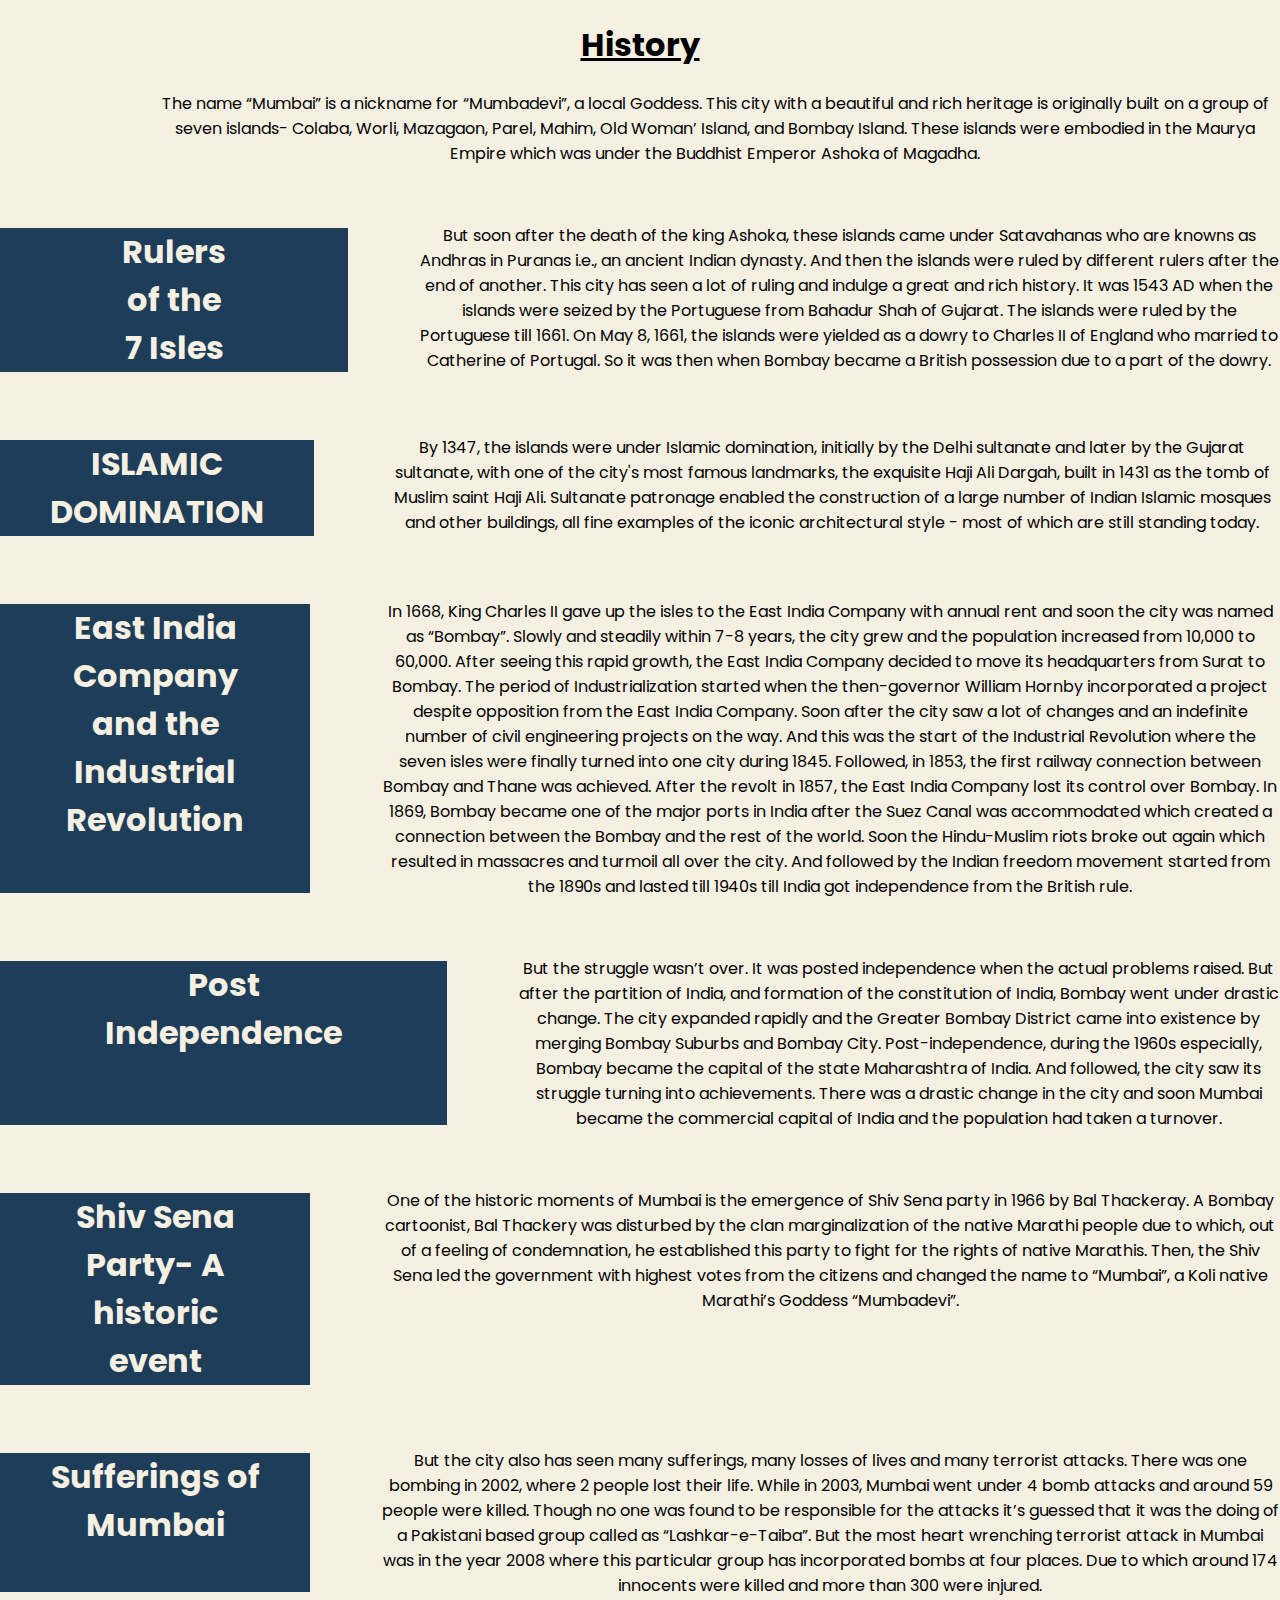
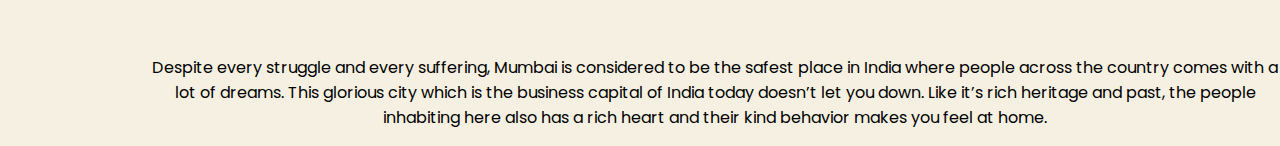
<file: history.html>
<!DOCTYPE html>
<html lang="en">

    <head>
        <meta charset="UTF-8">
        <meta http-equiv="X-UA-Compatible" content="IE=edge">
        <meta name="viewport" content="width=device-width, initial-scale=1.0">
        <title>Document</title>
        <style>
            @import url('https://fonts.googleapis.com/css2?family=Poppins:wght@200;300;400;500;600;700;800&display=swap');

            .header {
                text-align: center;
            }

            body {
                margin: 0;
            }

            * {
                font-family: 'Poppins', sans-serif;
                background-color: #f5f0e1;
            }

            .event {
                display: flex;
                justify-content: flex-start;
            }

            .event p {
                max-width: 900px;
                padding-left: 70px;
            }

            .event h1 {
                max-width: 350px;
                color: #f5f0e1;
                background-color: #1e3d59;
            }

            .firstevent {
                padding-left: 122px;
                padding-right: 122px;
            }

            .fourthevent {
                padding-left: 105px;
                padding-right: 105px;
            }

            .secondevent,
            .thirdevent,
            .fifthevent,
            .sixthevent {
                padding-left: 50px;
                padding-right: 50px;
            }
        </style>
    </head>

    <body>
        <div class="header">
            <h1 style="text-decoration: underline;">History</h1>
            <p style="max-width: 1200px; padding-left: 150px;">The name “Mumbai” is a nickname for “Mumbadevi”, a local
                Goddess. This city
                with a beautiful and rich
                heritage is originally built on a group of seven islands- Colaba, Worli, Mazagaon, Parel, Mahim, Old
                Woman’ Island, and Bombay Island. These islands were embodied in the Maurya Empire which was under the
                Buddhist Emperor Ashoka of Magadha. </p>
            <br>
            <div class="timeline">
                <div class="event">
                    <h1 class="firstevent">Rulers of the<br>7 Isles</h1>
                    <p>But soon after the death of the king Ashoka, these islands came under Satavahanas who are
                        knowns
                        as Andhras in Puranas i.e., an ancient Indian dynasty. And then the islands were ruled by
                        different rulers after the end of another. This city has seen a lot of ruling and indulge a
                        great and rich history.

                        It was 1543 AD when the islands were seized by the Portuguese from Bahadur Shah of Gujarat.
                        The
                        islands were ruled by the Portuguese till 1661. On May 8, 1661, the islands were yielded as
                        a
                        dowry to Charles II of England who married to Catherine of Portugal. So it was then when
                        Bombay
                        became a British possession due to a part of the dowry.</p>
                </div>
                <br>
                <div class="event">
                    <h1 class="secondevent">ISLAMIC DOMINATION</h1>
                    <p>By 1347, the islands were under Islamic domination, initially by the Delhi sultanate and
                        later by
                        the Gujarat sultanate, with one of the city's most famous landmarks, the exquisite Haji Ali
                        Dargah, built in 1431 as the tomb of Muslim saint Haji Ali. Sultanate patronage enabled the
                        construction of a large number of Indian Islamic mosques and other buildings, all fine
                        examples
                        of the iconic architectural style - most of which are still standing today.</p>
                </div>
                <br>
                <div class="event">
                    <h1 class="thirdevent">East India Company and the Industrial Revolution</h1>
                    <p>In 1668, King Charles II gave up the isles to the East India Company with annual rent and
                        soon
                        the city was named as “Bombay”. Slowly and steadily within 7-8 years, the city grew and the
                        population increased from 10,000 to 60,000. After seeing this rapid growth, the East India
                        Company decided to move its headquarters from Surat to Bombay.

                        The period of Industrialization started when the then-governor William Hornby incorporated a
                        project despite opposition from the East India Company. Soon after the city saw a lot of
                        changes
                        and an indefinite number of civil engineering projects on the way. And this was the start of
                        the
                        Industrial Revolution where the seven isles were finally turned into one city during 1845.
                        Followed, in 1853, the first railway connection between Bombay and Thane was achieved. After
                        the
                        revolt in 1857, the East India Company lost its control over Bombay.

                        In 1869, Bombay became one of the major ports in India after the Suez Canal was accommodated
                        which created a connection between the Bombay and the rest of the world.

                        Soon the Hindu-Muslim riots broke out again which resulted in massacres and turmoil all over
                        the
                        city. And followed by the Indian freedom movement started from the 1890s and lasted till
                        1940s
                        till India got independence from the British rule.</p>
                </div>
                <br>
                <div class="event">
                    <h1 class="fourthevent">Post <br> Independence</h1>
                    <p>But the struggle wasn’t over. It was posted independence when the actual problems raised. But
                        after the partition of India, and formation of the constitution of India, Bombay went under
                        drastic change. The city expanded rapidly and the Greater Bombay District came into
                        existence by
                        merging Bombay Suburbs and Bombay City.

                        Post-independence, during the 1960s especially, Bombay became the capital of the state
                        Maharashtra of India. And followed, the city saw its struggle turning into achievements.
                        There
                        was a drastic change in the city and soon Mumbai became the commercial capital of India and
                        the
                        population had taken a turnover. </p>
                </div>
                <br>
                <div class="event">
                    <h1 class="fifthevent">Shiv Sena Party- A historic event</h1>

                    <p>One of the historic moments of Mumbai is the emergence of Shiv Sena party in 1966 by Bal
                        Thackeray. A Bombay cartoonist, Bal Thackery was disturbed by the clan marginalization of
                        the
                        native Marathi people due to which, out of a feeling of condemnation, he established this
                        party
                        to fight for the rights of native Marathis.

                        Then, the Shiv Sena led the government with highest votes from the citizens and changed the
                        name
                        to “Mumbai”, a Koli native Marathi’s Goddess “Mumbadevi”.</p>
                </div>
                <br>
                <div class="event">
                    <h1 class="sixthevent">Sufferings of Mumbai</h1>
                    <p>But the city also has seen many sufferings, many losses of lives and many terrorist attacks.
                        There was one bombing in 2002, where 2 people lost their life. While in 2003, Mumbai went
                        under
                        4 bomb attacks and around 59 people were killed. Though no one was found to be responsible
                        for
                        the attacks it’s guessed that it was the doing of a Pakistani based group called as
                        “Lashkar-e-Taiba”. But the most heart wrenching terrorist attack in Mumbai was in the year
                        2008
                        where this particular group has incorporated bombs at four places. Due to which around 174
                        innocents were killed and more than 300 were injured.</p>
                </div>
                <br>
            </div>
            <p style="max-width: 1200px; padding-left: 150px;">Despite every struggle and every suffering, Mumbai is
                considered to be the safest place in India
                where people across the country comes with a lot of dreams. This glorious city which is the business
                capital of India today doesn’t let you down. Like it’s rich heritage and past, the people inhabiting
                here also has a rich heart and their kind behavior makes you feel at home.</p>

        </div>
    </body>

</html>
</file>
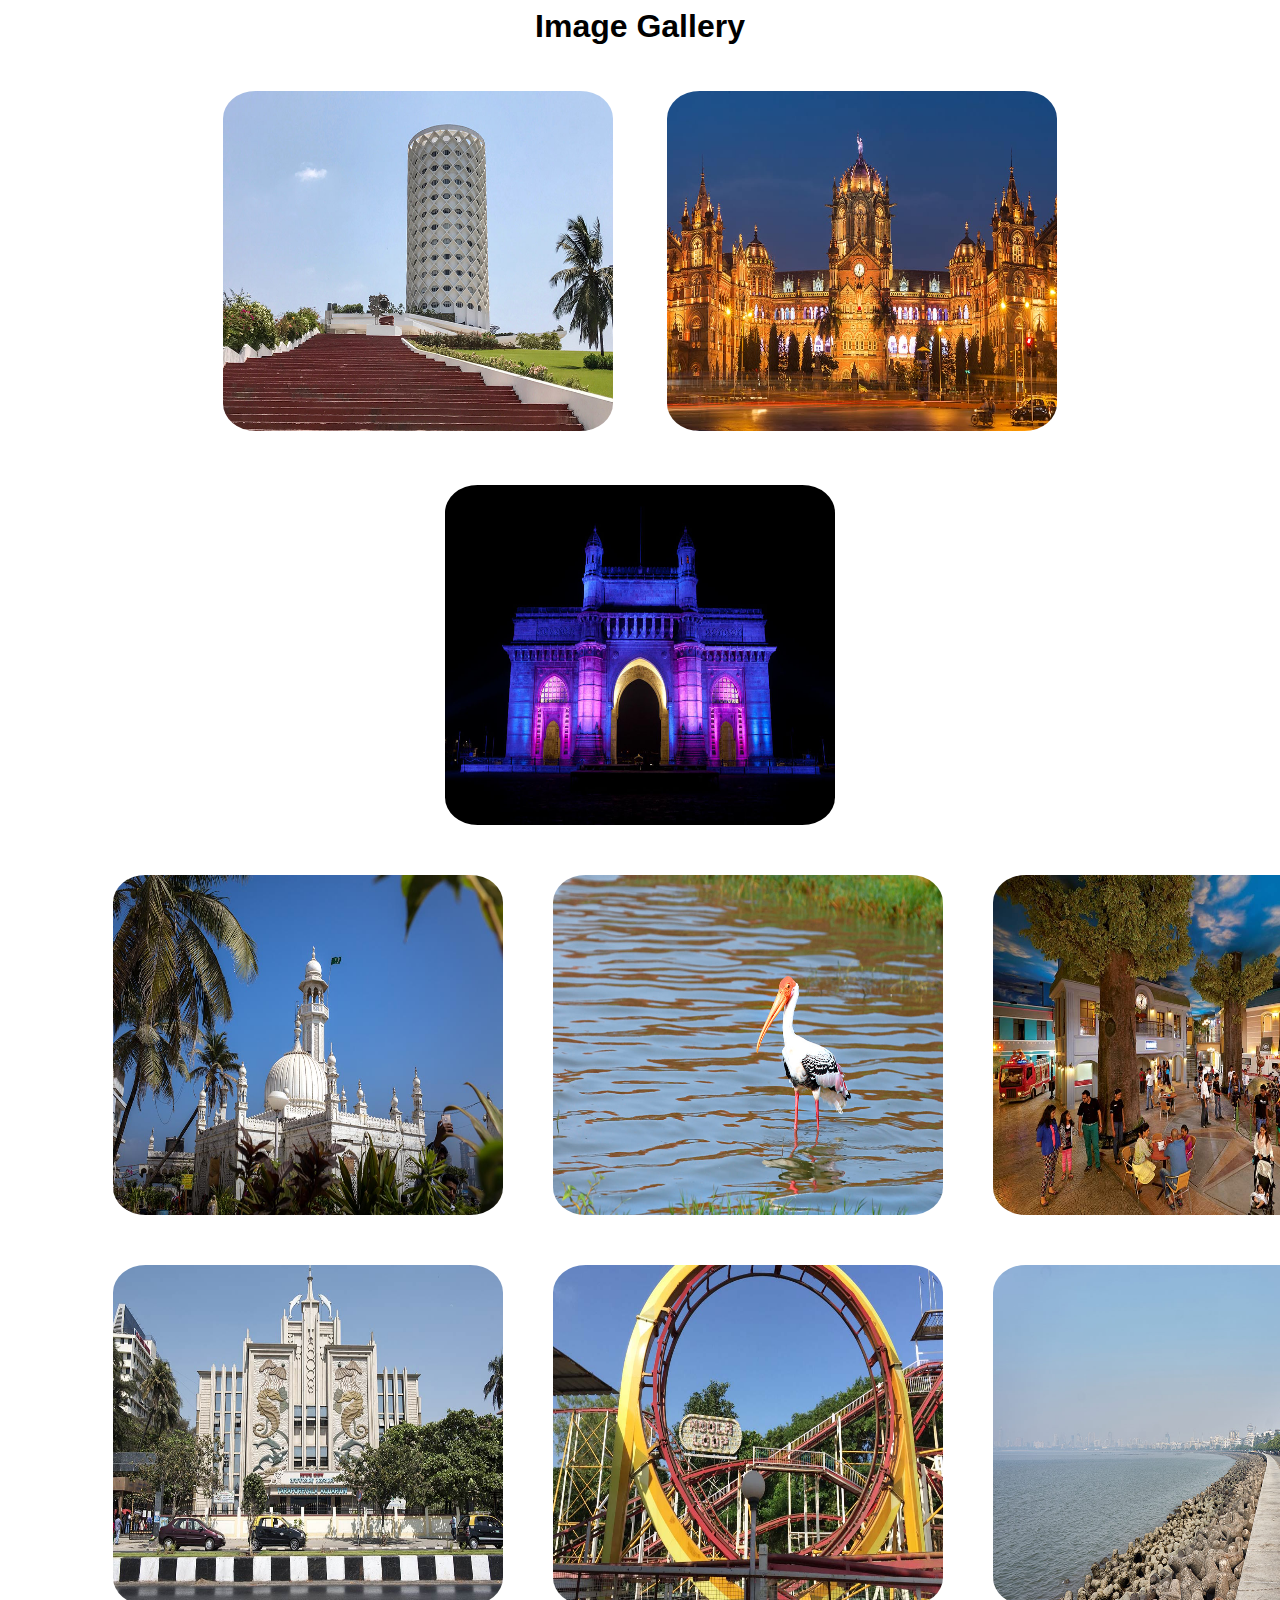
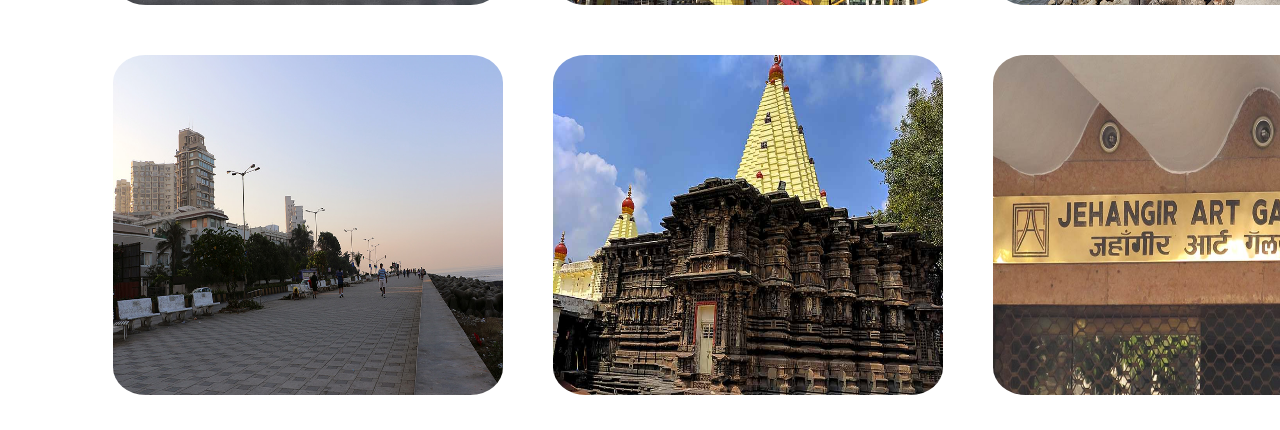
<file: image.html>
<html>
    <head>
        <title>Image gallery</title>
        <link rel="stylesheet" type="text/css" href="css/style.css">
        <link rel="stylesheet" type="text/css" href="css/lightbox.min.css">
        <script type="text/javascript" src="js/lightbox-plus-jquery.min.js">
        </script>
    </head>
    <body bgcolor="white">
      <center><h1>Image Gallery</h1></center>
        <div class="gallery">
            <div class="flexdiv">
        <center>
        <a class="popupimga" href="images/pic1-large.jpg" data-lightbox="mygallery" data-title="Nehru Center" ><img  class="img" src="images/pic1.jpg"></a>
        <a class="popupimga" href="images/pic2-large.jpg" data-lightbox="mygallery" data-title="Chhatrapati Shivaji Terminus "><img class="img" src="images/pic2.jpg"></a>
        <a class="popupimga" href="images/pic3-large.jpg" data-lightbox="mygallery" data-title= "Gateway of India"><img class="img" src="images/pic3.jpg" ></a></div>
        <div class="flexdiv">
        <a class="popuimga" href="images/pic4-large.jpg" data-lightbox="mygallery" data-title="Haji Ali Dargah"><img class="img" src="images/pic4.jpg"></a>
        <a class="popuimga" href="images/pic5-large.jpg" data-lightbox="mygallery" data-title="Powai Lake"><img class="img" src="images/pic5.jpg"></a>
        <a class="popuimga" href="images/pic6-large.jpg" data-lightbox="mygallery" data-title="Kidzania"><img class="img" src="images/pic6.jpg"></a></div>
        <div class="flexdiv">
        <a class="popuimga" href="images/pic7-large.jpg" data-lightbox="mygallery" data-title="Taraporewala Aquarium"><img class="img" src="images/pic7.jpg"></a>
        <a class="popuimga" href="images/pic8-large.jpg" data-lightbox="mygallery" data-title=" EsselWorld"><img class="img" src="images/pic8.jpg"></a>
        
        <a class="popuimga" href="images/pic9-large.jpg" data-lightbox="mygallery" data-title="Marine Drive"><img class="img" src="images/pic9.jpg"></a></div>
        <div class="flexdiv">
        <a class="popuimga" href="images/pic10-large.jpg" data-lightbox="mygallery" data-title=" Worli Sea Face"><img class="img" src="images/pic10.jpg"></a>
        <a class="popuimga" href="images/pic11-large.jpg" data-lightbox="mygallery" data-title="Shri Mahalakshmi Temple"><img class="img" src="images/pic11.jpg"></a>
        <a class="popuimga" href="images/pic12-large.jpg" data-lightbox="mygallery" data-title="Jehangir Art Gallery"><img class="img" src="images/pic12.jpg"></a>
        </div>
    </center>
    </body>
</html>
</file>
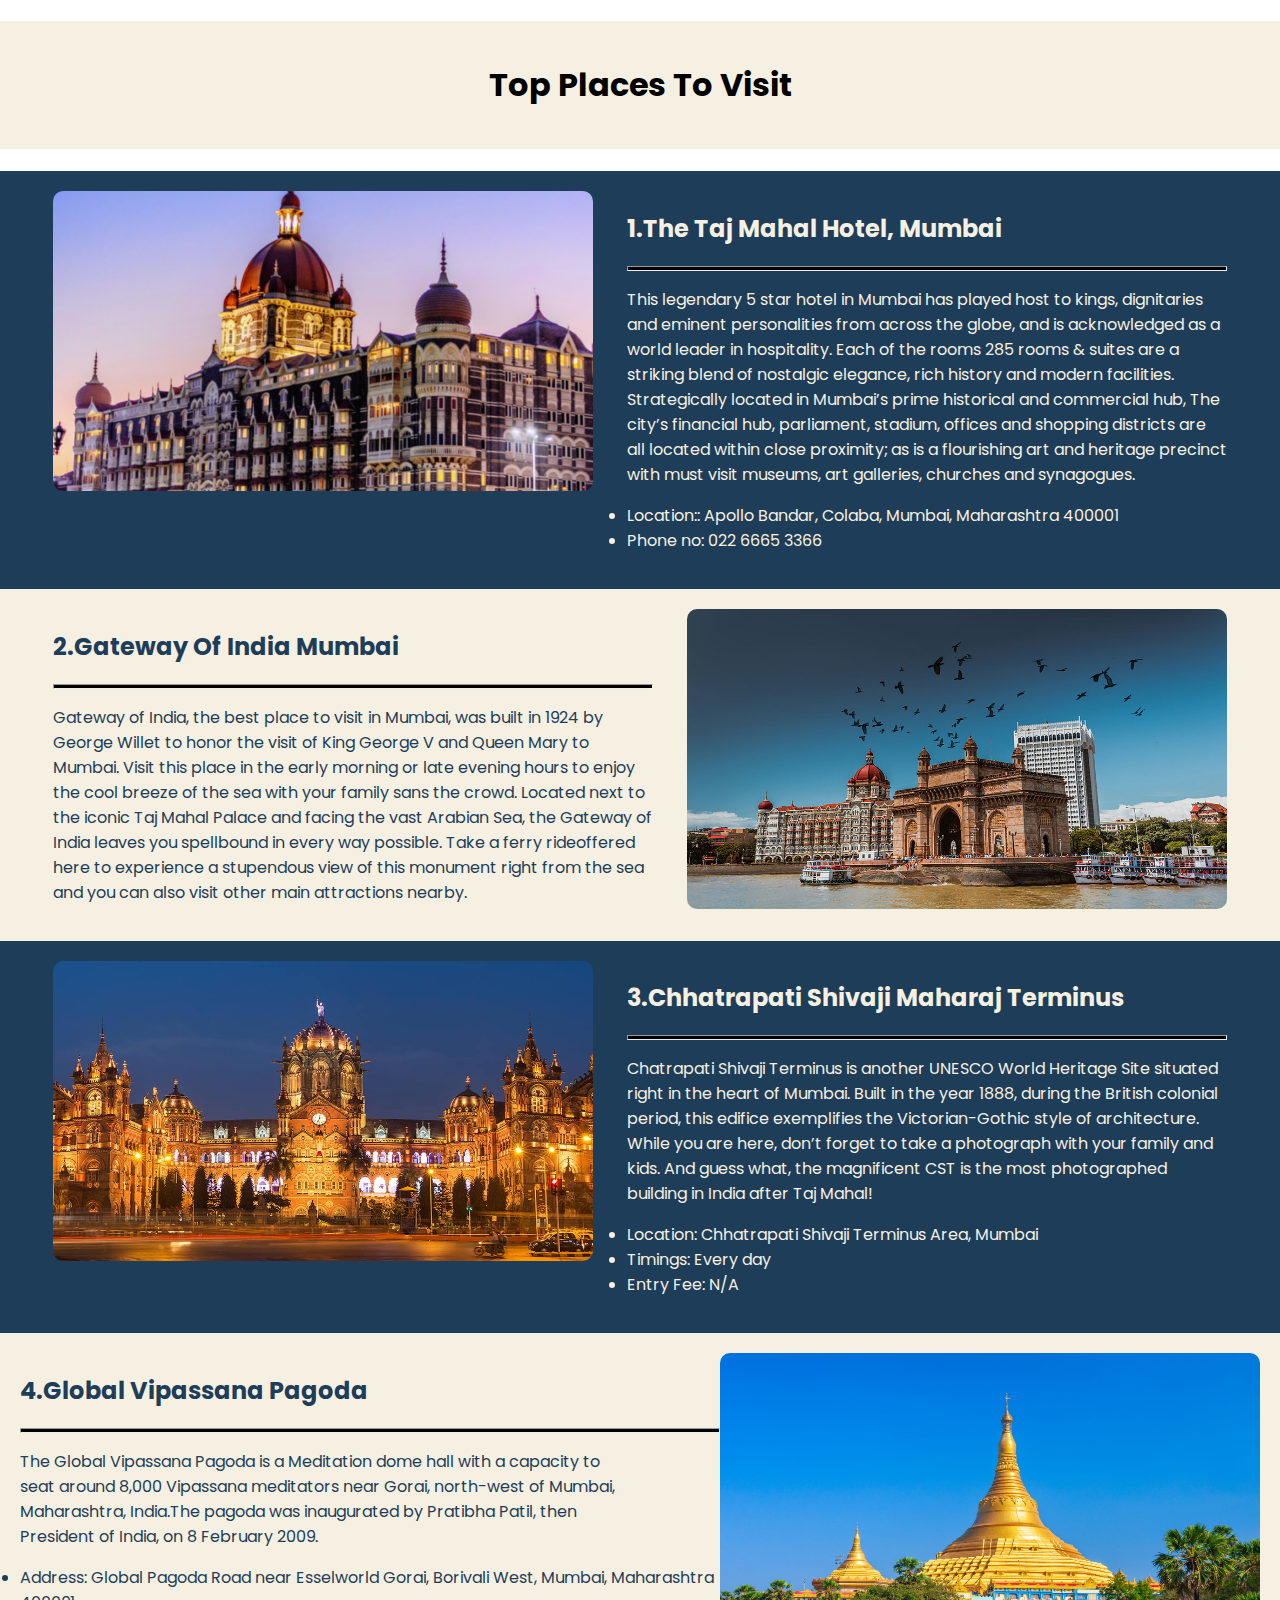
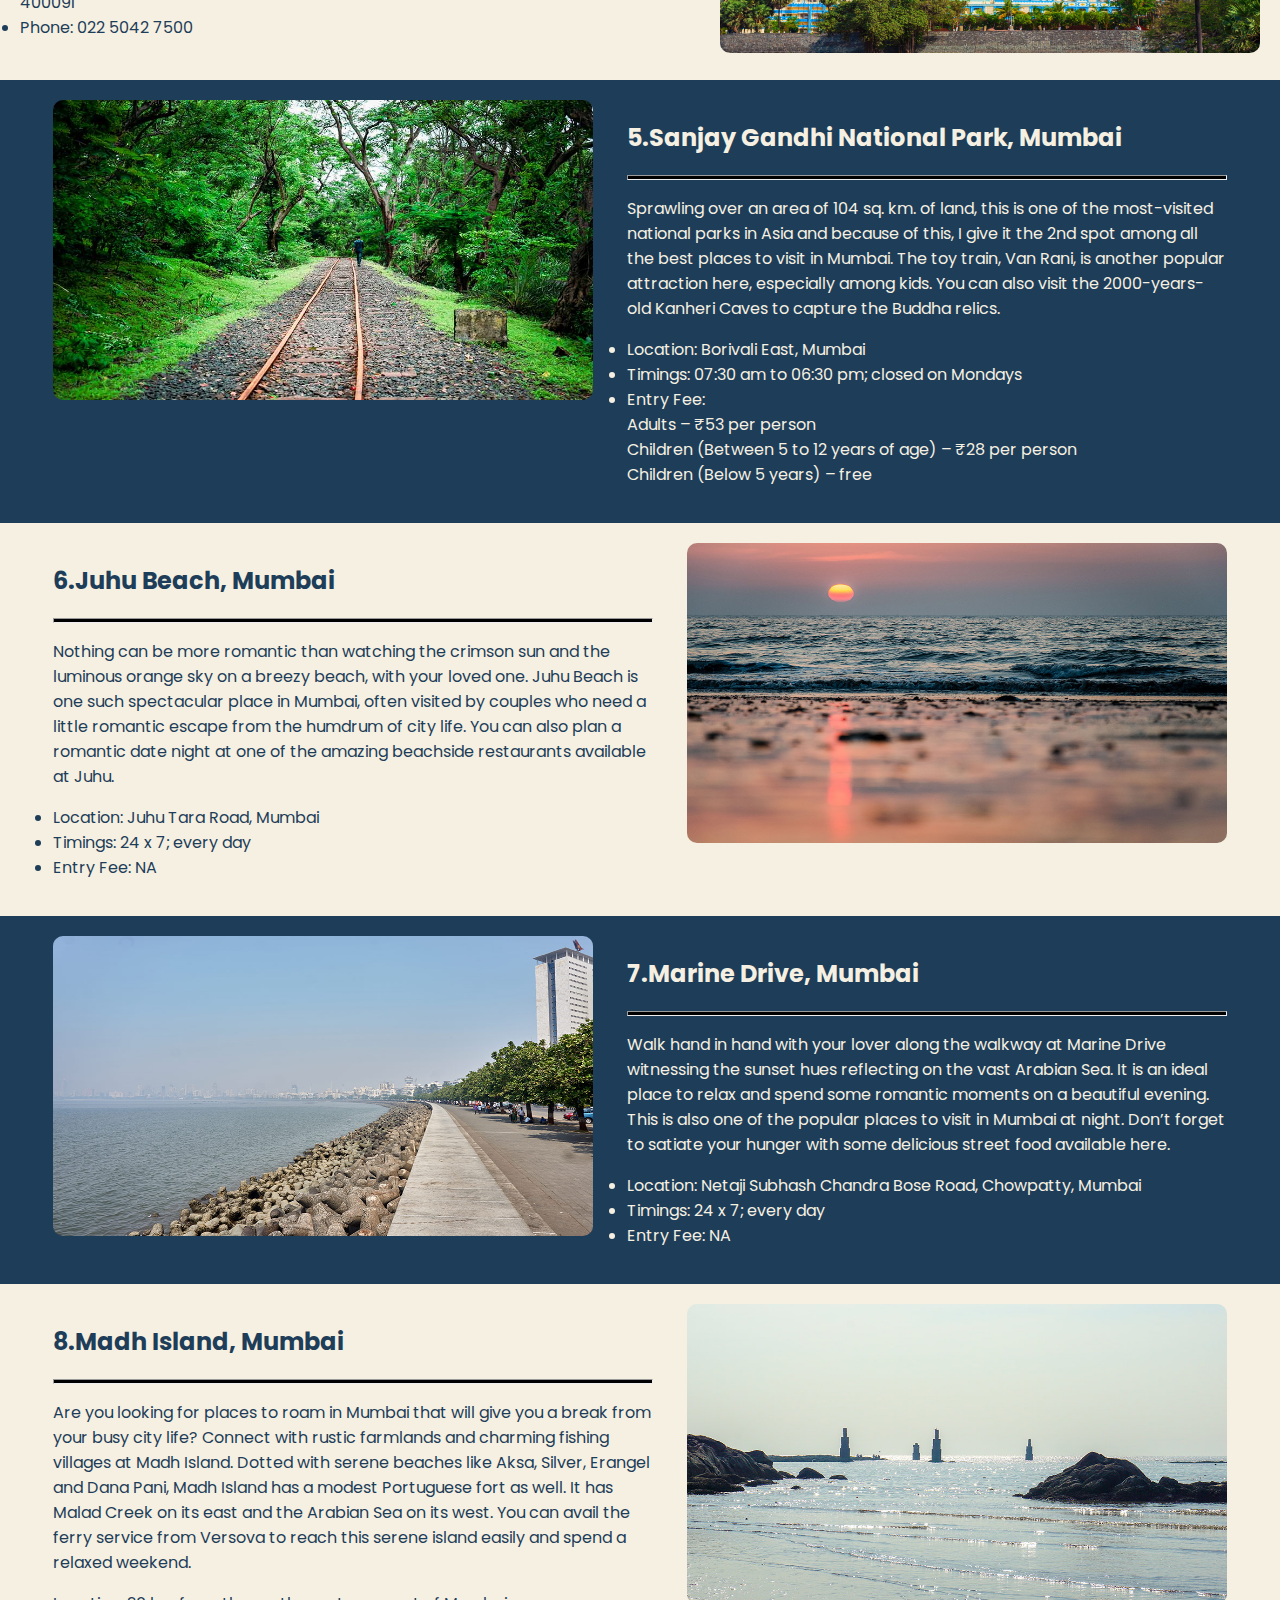
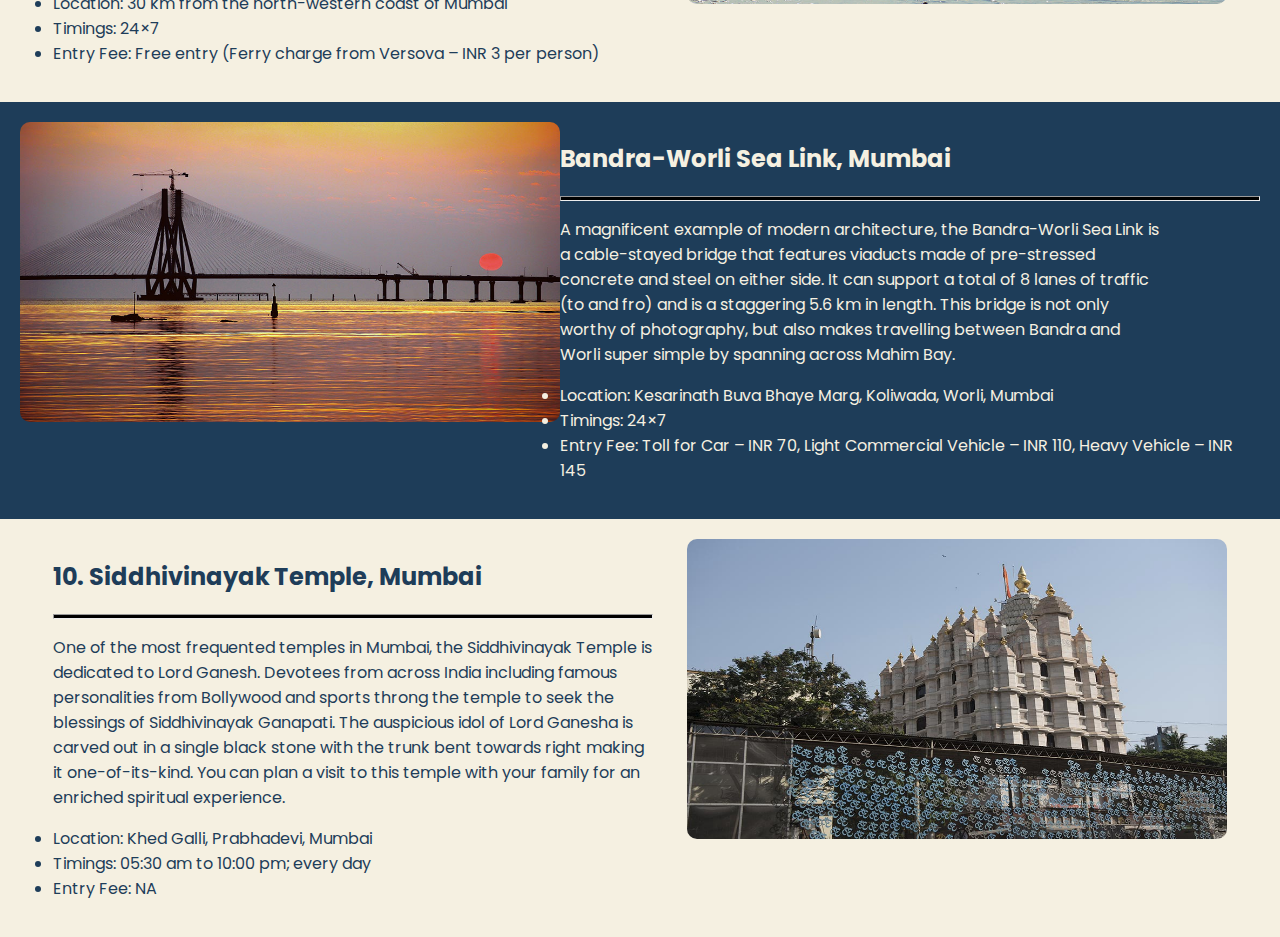
<file: placestovisit.html>
<!DOCTYPE html>
<html lang="en">

    <head>
        <meta charset="UTF-8">
        <meta http-equiv="X-UA-Compatible" content="IE=edge">
        <meta name="viewport" content="width=device-width, initial-scale=1.0">
        <link rel="stylesheet" href="placestovisit.css">
        <title>Places to visit</title>

    </head>

    <body>
        <div class="place-to-visit">
            <h1>Top Places To Visit</h1>
            <div class="place1">
                <div class="imageleft">
                    <img src="images/Taj.png" alt="">
                </div>
                <div class="information">
                    <h2>1.The Taj Mahal Hotel, Mumbai</h2>
                    <hr>
                    <p>This legendary 5 star hotel in Mumbai has played host to kings, dignitaries and eminent
                        personalities from across the globe,
                        and is acknowledged as a world leader in hospitality. Each of the rooms 285 rooms & suites are a
                        striking blend of nostalgic
                        elegance, rich history and modern facilities. Strategically located in Mumbai’s prime historical
                        and commercial hub,
                        The city’s financial hub, parliament, stadium, offices and shopping districts are all located
                        within close proximity;
                        as is a flourishing art and heritage precinct with must visit museums, art galleries, churches
                        and synagogues.
                        <li>Location:: Apollo Bandar, Colaba, Mumbai, Maharashtra 400001</li>
                        <li>Phone no: 022 6665 3366</li>
                    </p>
                </div>
            </div>

            <div class="place2">
                <div class="information">
                    <h2>2.Gateway Of India Mumbai</h2>
                    <hr>
                    <p>Gateway of India, the best place to visit in Mumbai, was built in 1924 by George Willet to honor
                        the visit of King George V and
                        Queen Mary to Mumbai. Visit this place in the early morning or late evening hours to enjoy the
                        cool breeze of the sea with your family
                        sans the crowd. Located next to the iconic Taj Mahal Palace and facing the vast Arabian Sea, the
                        Gateway of India leaves you spellbound
                        in every way possible. Take a ferry rideoffered here to experience a stupendous view of this
                        monument right from the sea and you can also
                        visit other main attractions nearby.</p>
                </div>
                <div class="imageright">
                    <img src="images/Gateway.jpg" alt="">
                </div>
            </div>

            <div class="place3">
                <div class="imageleft">
                    <img src="images/shivaji.jpg" alt="">
                </div>
                <div class="information">
                    <h2>3.Chhatrapati Shivaji Maharaj Terminus</h2>
                    <hr>
                    <p>Chatrapati Shivaji Terminus is another UNESCO World Heritage Site situated right in the heart of
                        Mumbai.
                        Built in the year 1888, during the British colonial period, this edifice exemplifies the
                        Victorian-Gothic style of architecture.
                        While you are here, don’t forget to take a photograph with your family and kids.
                        And guess what, the magnificent CST is the most photographed building in India after Taj Mahal!
                        <li>Location: Chhatrapati Shivaji Terminus Area, Mumbai</li>
                        <li>Timings: Every day</li>
                        <li>Entry Fee: N/A</li>
                    </p>
                </div>
            </div>

            <div class="place4">
                <div class="information">
                    <h2>4.Global Vipassana Pagoda</h2>
                    <hr>
                    <p>The Global Vipassana Pagoda is a Meditation dome hall with a capacity to seat around 8,000
                        Vipassana meditators near Gorai,
                        north-west of Mumbai, Maharashtra, India.The pagoda was inaugurated by Pratibha Patil, then
                        President of India,
                        on 8 February 2009.
                        <li>Address: Global Pagoda Road near Esselworld Gorai, Borivali West, Mumbai, Maharashtra 400091
                        </li>
                        <li>Phone: 022 5042 7500</li>
                    </p>
                </div>
                <div class="imageright">
                    <img src="images/pagoda.jpg" alt="">
                </div>
            </div>

            <div class="place5">
                <div class="imageleft">
                    <img src="images/sanjay.jpg" alt="">
                </div>
                <div class="information">
                    <h2>5.Sanjay Gandhi National Park, Mumbai</h2>
                    <hr>
                    <p>Sprawling over an area of 104 sq. km. of land, this is one of the most-visited national parks
                        in Asia and because of this, I give it the 2nd spot among all the best places to visit in
                        Mumbai. The toy train, Van Rani, is another popular attraction here, especially among kids. You
                        can also visit the 2000-years-old Kanheri Caves to capture the Buddha relics.
                        <li>Location: Borivali East, Mumbai</li>
                        <li>Timings: 07:30 am to 06:30 pm; closed on Mondays</li>
                        <li>Entry Fee:</li>
                        Adults – ₹53 per person<br>
                        Children (Between 5 to 12 years of age) – ₹28 per person
                        <br>Children (Below 5 years) – free
                    </p>
                </div>
            </div>

            <div class="place6">
                <div class="information">
                    <h2>6.Juhu Beach, Mumbai</h2>
                    <hr>
                    <p>Nothing can be more romantic than watching the crimson sun and the luminous orange sky on a
                        breezy beach, with your
                        loved one. Juhu Beach is one such spectacular place in Mumbai, often visited by couples who need
                        a little romantic
                        escape from the humdrum of city life. You can also plan a romantic date night at one of the
                        amazing beachside restaurants
                        available at Juhu.
                        <li>Location: Juhu Tara Road, Mumbai</li>
                        <li>Timings: 24 x 7; every day</li>
                        <li>Entry Fee: NA</li>

                    </p>
                </div>
                <div class="imageright">
                    <img src="images/jhu.jpg" alt="">
                </div>
            </div>
            <div class="place7">
                <div class="imageleft">
                    <img src="images/marine.jpg" alt="">
                </div>
                <div class="information">
                    <h2>7.Marine Drive, Mumbai</h2>
                    <hr>
                    <p>Walk hand in hand with your lover along the walkway at Marine Drive witnessing the sunset hues
                        reflecting on the vast
                        Arabian Sea. It is an ideal place to relax and spend some romantic moments on a beautiful
                        evening. This is also one
                        of the popular places to visit in Mumbai at night. Don’t forget to satiate your hunger with some
                        delicious street food
                        available here.
                        <li>Location: Netaji Subhash Chandra Bose Road, Chowpatty, Mumbai</li>
                        <li>Timings: 24 x 7; every day</li>
                        <li>Entry Fee: NA</li>
                    </p>
                </div>
            </div>
            <div class="place8">
                <div class="information">
                    <h2>8.Madh Island, Mumbai</h2>
                    <hr>
                    <p>Are you looking for places to roam in Mumbai that will give you a break from your busy city life?
                        Connect with rustic farmlands and charming fishing villages at Madh Island. Dotted with serene
                        beaches like Aksa,
                        Silver, Erangel and Dana Pani, Madh Island has a modest Portuguese fort as well. It has Malad
                        Creek on its east and
                        the Arabian Sea on its west. You can avail the ferry service from Versova to reach this serene
                        island easily and spend
                        a relaxed weekend.
                        <li>Location: 30 km from the north-western coast of Mumbai</li>
                        <li> Timings: 24×7</li>
                        <li>Entry Fee: Free entry (Ferry charge from Versova – INR 3 per person)</li>
                    </p>
                </div>
                <div class="imageright">
                    <img src="images/madh.jpg" alt="">
                </div>
            </div>
            <div class="place9">
                <div class="imageleft">
                    <img src="images/worli.jpg" alt="">
                </div>
                <div class="information">
                    <h2> Bandra-Worli Sea Link, Mumbai</h2>
                    <hr>
                    <p>A magnificent example of modern architecture, the Bandra-Worli Sea Link is a cable-stayed bridge
                        that features viaducts
                        made of pre-stressed concrete and steel on either side. It can support a total of 8 lanes of
                        traffic (to and fro) and
                        is a staggering 5.6 km in length. This bridge is not only worthy of photography, but also makes
                        travelling between Bandra
                        and Worli super simple by spanning across Mahim Bay.
                        <li>Location: Kesarinath Buva Bhaye Marg, Koliwada, Worli, Mumbai</li>
                        <li> Timings: 24×7</li>
                        <li> Entry Fee: Toll for Car – INR 70, Light Commercial Vehicle – INR 110, Heavy Vehicle – INR
                            145</li>
                    </p>
                </div>
            </div>
            <div class="place10">
                <div class="information">
                    <h2>10. Siddhivinayak Temple, Mumbai</h2>
                    <hr>
                    <p>One of the most frequented temples in Mumbai, the Siddhivinayak Temple is dedicated to Lord
                        Ganesh.
                        Devotees from across India including famous personalities from Bollywood and sports throng the
                        temple to seek
                        the blessings of Siddhivinayak Ganapati. The auspicious idol of Lord Ganesha is carved out in a
                        single black stone
                        with the trunk bent towards right making it one-of-its-kind. You can plan a visit to this temple
                        with your family for
                        an enriched spiritual experience.
                        <li>Location: Khed Galli, Prabhadevi, Mumbai</li>
                        <li>Timings: 05:30 am to 10:00 pm; every day</li>
                        <li>Entry Fee: NA</li>
                    </p>
                </div>
                <div class="imageright">
                    <img src="images/sidhi.jpg" alt="">
                </div>
            </div>
        </div>
    </body>

</html>
</file>
<file: css/style.css>
body{
    font-family: sans-serif;
}
.gallery{
    margin: 10px 80px;
}
/* hower effect*/
.gallery img:hover{
    filter:grayscale(0);
    transform: scale(1.1);
}
/* image size*/
.img{

        height: 340px;
        width: 390px !important;
        padding: 8px;
        transition: ls;
        margin:17px;
        border-radius: 10%;
    }
.flexdiv{
    display: flex;
    }
@media only screen and (max-width: 700px) {
        body {
                background-color:pink;
              }
            }
.lb-image
{
height: 100% !important;
width: 100% !important;
position: absolute;
}
.lb-outerContainer{
    height: 600px !important;
    width: 950px !important;
}
.lb-close{
    position: absolute;
    top:-20px;
    left: 1220px;
    height:500px;
}
</file>
<file: placestovisit.css>
@import url('https://fonts.googleapis.com/css2?family=Poppins:wght@200;300;400;500;600;700;800&display=swap');

body {
    margin: 0;
    border: 0;
}

.place1, .place2, .place3, .place4, .place5, .place6, .place7, .place8, .place9, .place10 {
    padding: 20px 20px;
    display: flex;
    justify-content: space-evenly;
}

.place1, .place3, .place5, .place7 , .place9 {
    background-color: #1e3d59;
    color: #f5f0e1;
}

.place2, .place4, .place6, .place8, .place10 {
    background-color: #f5f0e1;
    color: #1e3d59;
}

.imageleft img{
    border-radius: 10px;
    height: 300px;
    width: 540px;
}

.imageright img{
    border-radius: 10px;
    height: 300px;
    width: 540px;
}

p {
    max-width: 600px;
}

hr {
    height: 3px;
    background-color: black;
}

* {
    font-family: 'Poppins', sans-serif;
}

img:hover {
    transform: scale(1.2);
    transition: 1s;
}

.place-to-visit h1 {
    padding: 40px;
    text-align: center;
    background-color: #f5f0e1;
}
</file>
